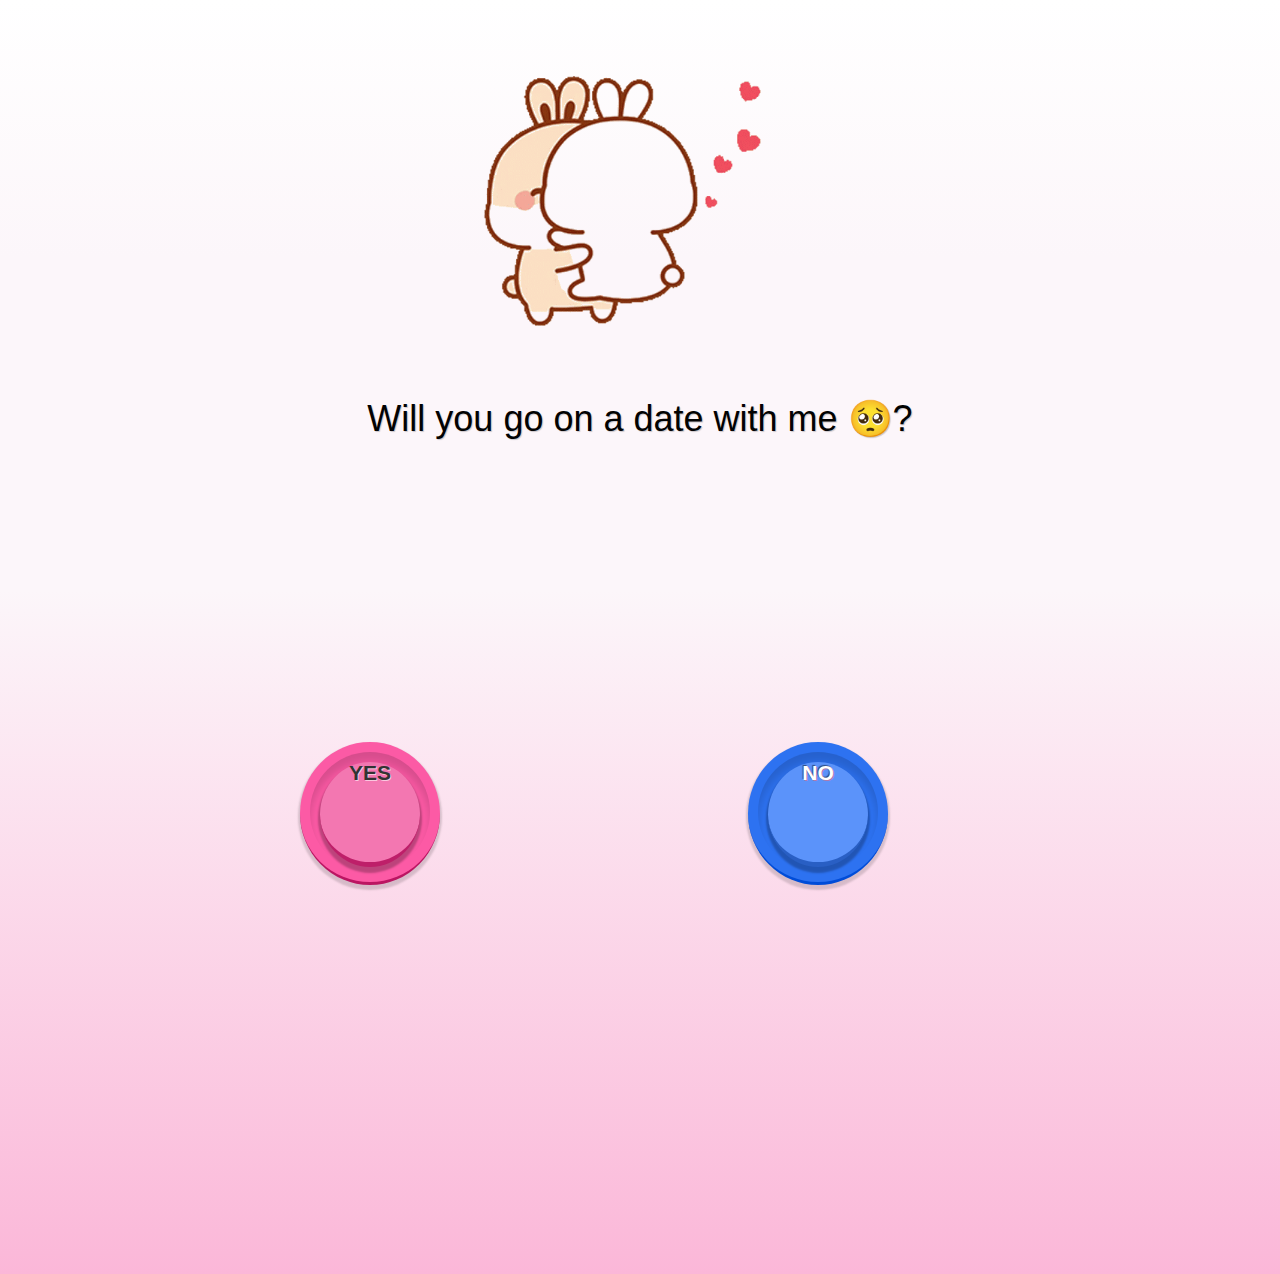
<file: index.html>
<!DOCTYPE html>
<html lang="en">
<head>
    <meta charset="UTF-8">
    <meta name="viewport" content="width=device-width, initial-scale=1.0">
    <link rel="stylesheet" href="index.css">
    <title>Be mine</title>
</head>
<body>
    <div class="crd">
        <img class="buny" src="bunny.gif" alt="bunny">
    </div>
    <div class="wrapper">

        <h1>Will you go on a date with me 🥺?</h1>
        <div class="btn-wrap static">
          <a href="javascript:void(0)" id="yes" class="btn" title="Yes">
            <span>Yes</span>
          </a>
        </div>
      
        <div class="btn-wrap tricky">
          <a href="javascript:void(0)" class="btn" title="No">
            <span></span>
          </a>
        </div>
        
      </div>
      <script src="https://ajax.googleapis.com/ajax/libs/jquery/3.5.1/jquery.min.js"></script>
      <script src="index.js"></script>
</body>
</html>
</file>
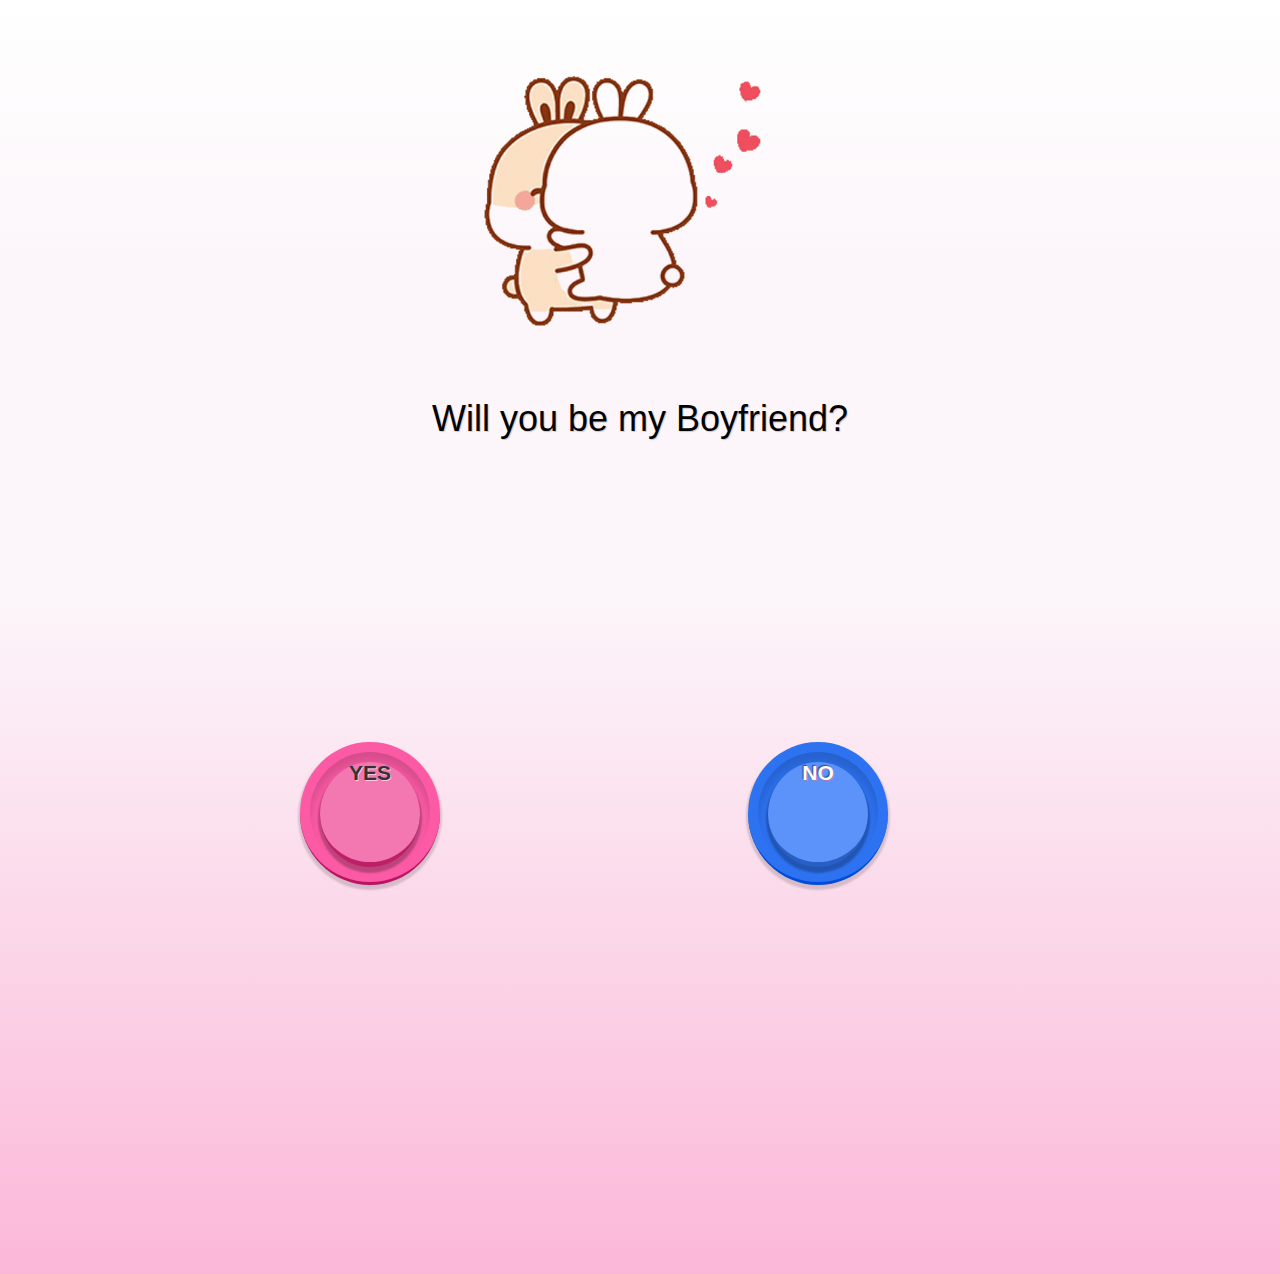
<file: mbf.html>
<!DOCTYPE html>
<html lang="en">
<head>
    <meta charset="UTF-8">
    <meta name="viewport" content="width=device-width, initial-scale=1.0">
    <link rel="stylesheet" href="mbf.css">
    <title>Be mine</title>
</head>
<body>
    <div class="crd">
        <img class="buny" src="bunny.gif" alt="bunny">
    </div>
    <div class="wrapper">

        <h1>Will you be my Boyfriend?</h1>
        <div class="btn-wrap static">
          <a href="javascript:void(0)" id="yes" class="btn" title="Yes">
            <span>Yes</span>
          </a>
        </div>
      
        <div class="btn-wrap tricky">
          <a href="javascript:void(0)" class="btn" title="No">
            <span></span>
          </a>
        </div>
        
      </div>
      <script src="https://ajax.googleapis.com/ajax/libs/jquery/3.5.1/jquery.min.js"></script>
      <script src="mbf.js"></script>
</body>
</html>
</file>
<file: index.css>
@mixin vertical-align {
	position: relative;
	top: 40%;
	-webkit-transform: translateY(-50%);
	-ms-transform: translateY(-50%);
	transform: translateY(-50%);
}

body {
	font-family: sans-serif;
	margin: 0;
}

h1 {
  color: #020202;
  font-size: 36px;
  font-weight: normal;
  text-align: center;
  text-shadow: 1px 1px 1px rgba(0,0,0,0.2);
}

.wrapper {
    background: rgb(251,183,216);
    background: linear-gradient(0deg, rgba(251,183,216,1) 0%, rgba(252,246,250,1) 74%);
	filter: progid:DXImageTransform.Microsoft.gradient( startColorstr='#3741d0', endColorstr='#332180',GradientType=0 );
	height:100vh;
	padding-top: 12px;
	position: relative;
	@media (min-width: 600px) {
		padding-top: 24px;
	}
}

.btn-wrap {
	display: block;
	margin: 2em auto;
	transition: all 0.75s ease; 
  position: relative;
	height: 100px;
	width: 100px;
	&:before {
		content: '';
		border-radius: 50%;
		box-shadow: inset 0 10px 10px rgba(0, 0, 0, 0.15);
		position: absolute;
		top: -10px;
		left: -10px;
		z-index: 2;
		width: 120px;
		height: 120px;
		transition: all 0.75s ease; 
	}
	&:after {
		position: absolute;
		background: #fc5aa5;
		width: 140px;
		height: 140px;
		z-index: 1;
		content: '';
		left: -20px;
		top: -20px;
		border-radius: 50%;
		border-bottom: 3px solid #bb1562;
		box-shadow: 0px 3px 2px 2px rgba(0, 0, 0, 0.15);
		transition: all 0.75s ease; 
	}
	@media (min-width: 600px) {
		left: 25%;
    margin: auto;
		margin-top: -50px;
		position: absolute;
		top: 50%;
        text-align: center;
	}
}
.tricky {
	left: 60%;
	z-index: 50;
	&:after {
		background-color: #2d72f1;
		border-bottom-color: #004cd8;
	}
	.btn {
		color: #fff;
		background: #5b93fa;
		border-bottom: 5px solid #295fc4;
		&:hover {
			border-bottom: 3px solid #88b0fa;
		}
		span {      
			text-shadow: -1px -1px 1px rgba(0, 0, 0, 0.5), 1px 1px 0px rgba(255,100,100,0.5);
        &:before {
          content: 'No';
        }
		}
	}
	&.active {
		height: 50px;
		width: 50px;
		span {
			font-size: 14px;
        &:before {
          content: 'Shh';
        }
		}
		&:before {
			box-shadow: inset 0 5px 10px rgba(0, 0, 0, 0.15);
			width: 60px;
			height: 60px;
			left: -5px;
			top: -5px;
		}
		&:after {
			box-shadow: 0px 2px 1px 1px rgba(0, 0, 0, 0.15);
			left: -10px;
			top: -10px;
			width: 70px;
			height: 70px;
		}
	}
}

.btn {
	background: #f377b1;
	border-radius: 50%;
	border-bottom: 5px solid #be1f69;
	box-shadow: 0px 4px 2px 2px rgba(0, 0, 0, 0.25);
	color: #333;
	display: block;
	font-weight: bold;
	height: 100%;
	position: absolute;
	text-align: center;
	text-decoration: none;  
	transition: all 0.1s ease; 
	width: 100%;  
	z-index: 10;
	&:hover {
		border-bottom: 3px solid #f3a7ca;
		box-shadow: 0px 2px 2px 1px rgba(0, 0, 0, 0.3);
		margin-top: 2px;
	}
	span {
		font-size: 21px;
		line-height: 1;
		text-shadow: 1px 1px 0 rgba(255,255,255,0.6);
		text-transform: uppercase;
		transition: all 0.25s ease; 
		@include vertical-align;
	}
}


.buny {
    height: 350px;

}

.crd{
    background: rgb(255,255,255);
background: linear-gradient(180deg, rgba(255,255,255,1) 0%, rgba(252,246,250,1) 74%);
    display: flex;
    justify-content: center;
    align-items: center;
}
</file>
<file: mbf.css>
@mixin vertical-align {
	position: relative;
	top: 40%;
	-webkit-transform: translateY(-50%);
	-ms-transform: translateY(-50%);
	transform: translateY(-50%);
}

body {
	font-family: sans-serif;
	margin: 0;
}

h1 {
  color: #020202;
  font-size: 36px;
  font-weight: normal;
  text-align: center;
  text-shadow: 1px 1px 1px rgba(0,0,0,0.2);
}

.wrapper {
    background: rgb(251,183,216);
    background: linear-gradient(0deg, rgba(251,183,216,1) 0%, rgba(252,246,250,1) 74%);
	filter: progid:DXImageTransform.Microsoft.gradient( startColorstr='#3741d0', endColorstr='#332180',GradientType=0 );
	height:100vh;
	padding-top: 12px;
	position: relative;
	@media (min-width: 600px) {
		padding-top: 24px;
	}
}

.btn-wrap {
	display: block;
	margin: 2em auto;
	transition: all 0.75s ease; 
  position: relative;
	height: 100px;
	width: 100px;
	&:before {
		content: '';
		border-radius: 50%;
		box-shadow: inset 0 10px 10px rgba(0, 0, 0, 0.15);
		position: absolute;
		top: -10px;
		left: -10px;
		z-index: 2;
		width: 120px;
		height: 120px;
		transition: all 0.75s ease; 
	}
	&:after {
		position: absolute;
		background: #fc5aa5;
		width: 140px;
		height: 140px;
		z-index: 1;
		content: '';
		left: -20px;
		top: -20px;
		border-radius: 50%;
		border-bottom: 3px solid #bb1562;
		box-shadow: 0px 3px 2px 2px rgba(0, 0, 0, 0.15);
		transition: all 0.75s ease; 
	}
	@media (min-width: 600px) {
		left: 25%;
    margin: auto;
		margin-top: -50px;
		position: absolute;
		top: 50%;
        text-align: center;
	}
}
.tricky {
	left: 60%;
	z-index: 50;
	&:after {
		background-color: #2d72f1;
		border-bottom-color: #004cd8;
	}
	.btn {
		color: #fff;
		background: #5b93fa;
		border-bottom: 5px solid #295fc4;
		&:hover {
			border-bottom: 3px solid #88b0fa;
		}
		span {      
			text-shadow: -1px -1px 1px rgba(0, 0, 0, 0.5), 1px 1px 0px rgba(255,100,100,0.5);
        &:before {
          content: 'No';
        }
		}
	}
	&.active {
		height: 50px;
		width: 50px;
		span {
			font-size: 14px;
        &:before {
          content: 'Shh';
        }
		}
		&:before {
			box-shadow: inset 0 5px 10px rgba(0, 0, 0, 0.15);
			width: 60px;
			height: 60px;
			left: -5px;
			top: -5px;
		}
		&:after {
			box-shadow: 0px 2px 1px 1px rgba(0, 0, 0, 0.15);
			left: -10px;
			top: -10px;
			width: 70px;
			height: 70px;
		}
	}
}

.btn {
	background: #f377b1;
	border-radius: 50%;
	border-bottom: 5px solid #be1f69;
	box-shadow: 0px 4px 2px 2px rgba(0, 0, 0, 0.25);
	color: #333;
	display: block;
	font-weight: bold;
	height: 100%;
	position: absolute;
	text-align: center;
	text-decoration: none;  
	transition: all 0.1s ease; 
	width: 100%;  
	z-index: 10;
	&:hover {
		border-bottom: 3px solid #f3a7ca;
		box-shadow: 0px 2px 2px 1px rgba(0, 0, 0, 0.3);
		margin-top: 2px;
	}
	span {
		font-size: 21px;
		line-height: 1;
		text-shadow: 1px 1px 0 rgba(255,255,255,0.6);
		text-transform: uppercase;
		transition: all 0.25s ease; 
		@include vertical-align;
	}
}


.buny {
    height: 350px;

}

.crd{
    background: rgb(255,255,255);
background: linear-gradient(180deg, rgba(255,255,255,1) 0%, rgba(252,246,250,1) 74%);
    display: flex;
    justify-content: center;
    align-items: center;
}
</file>
